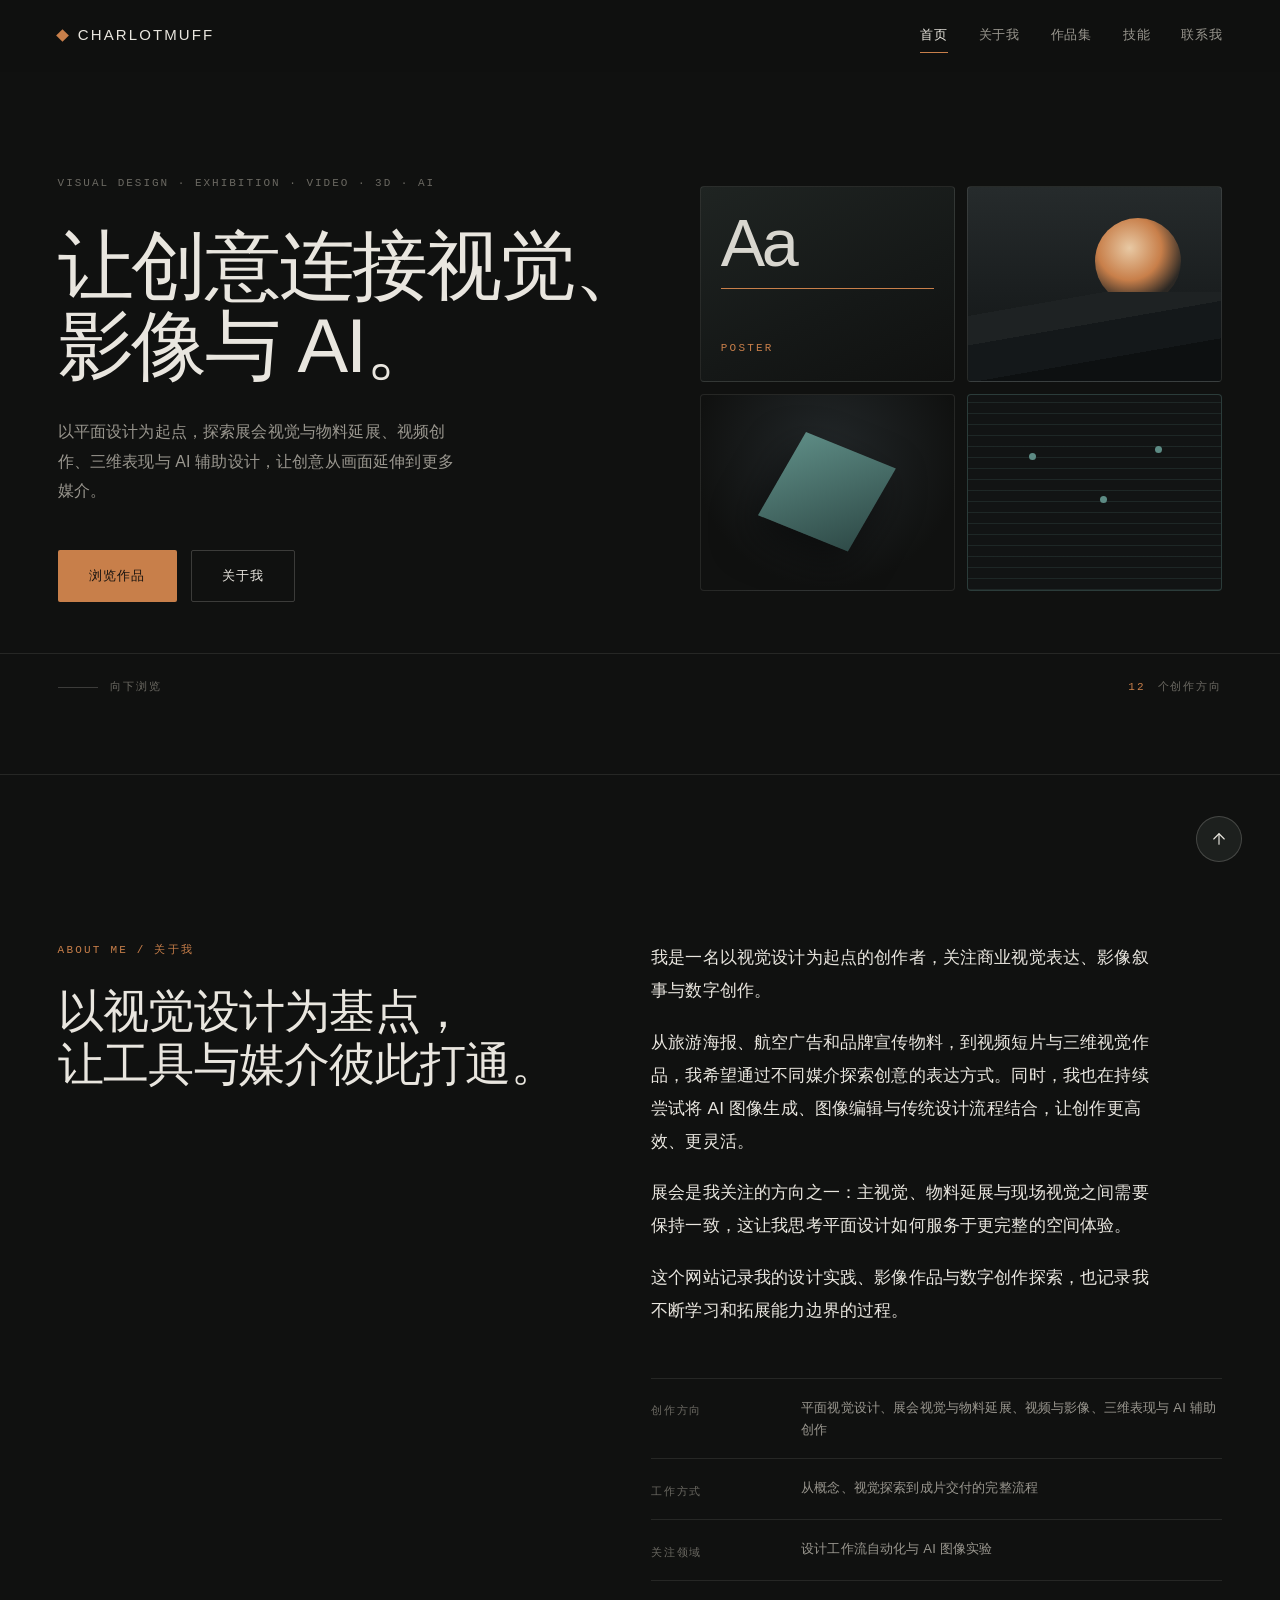
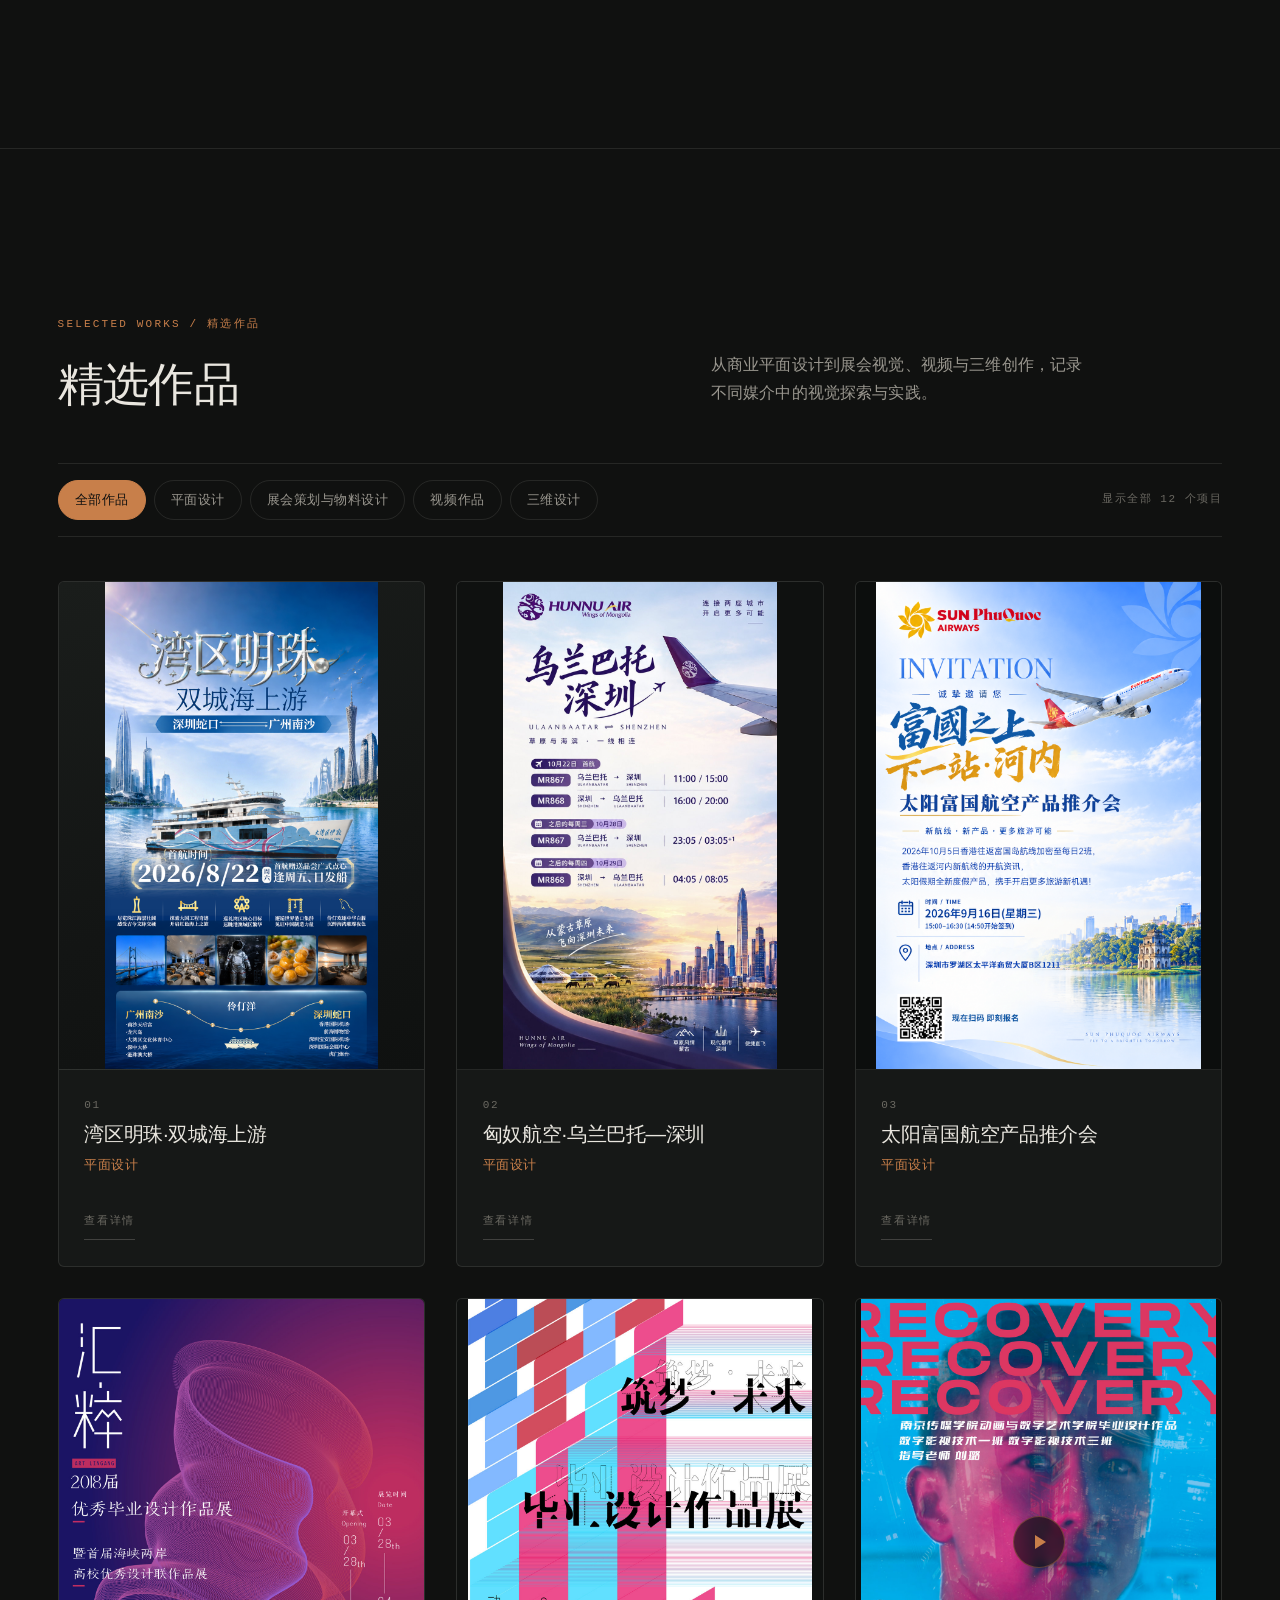
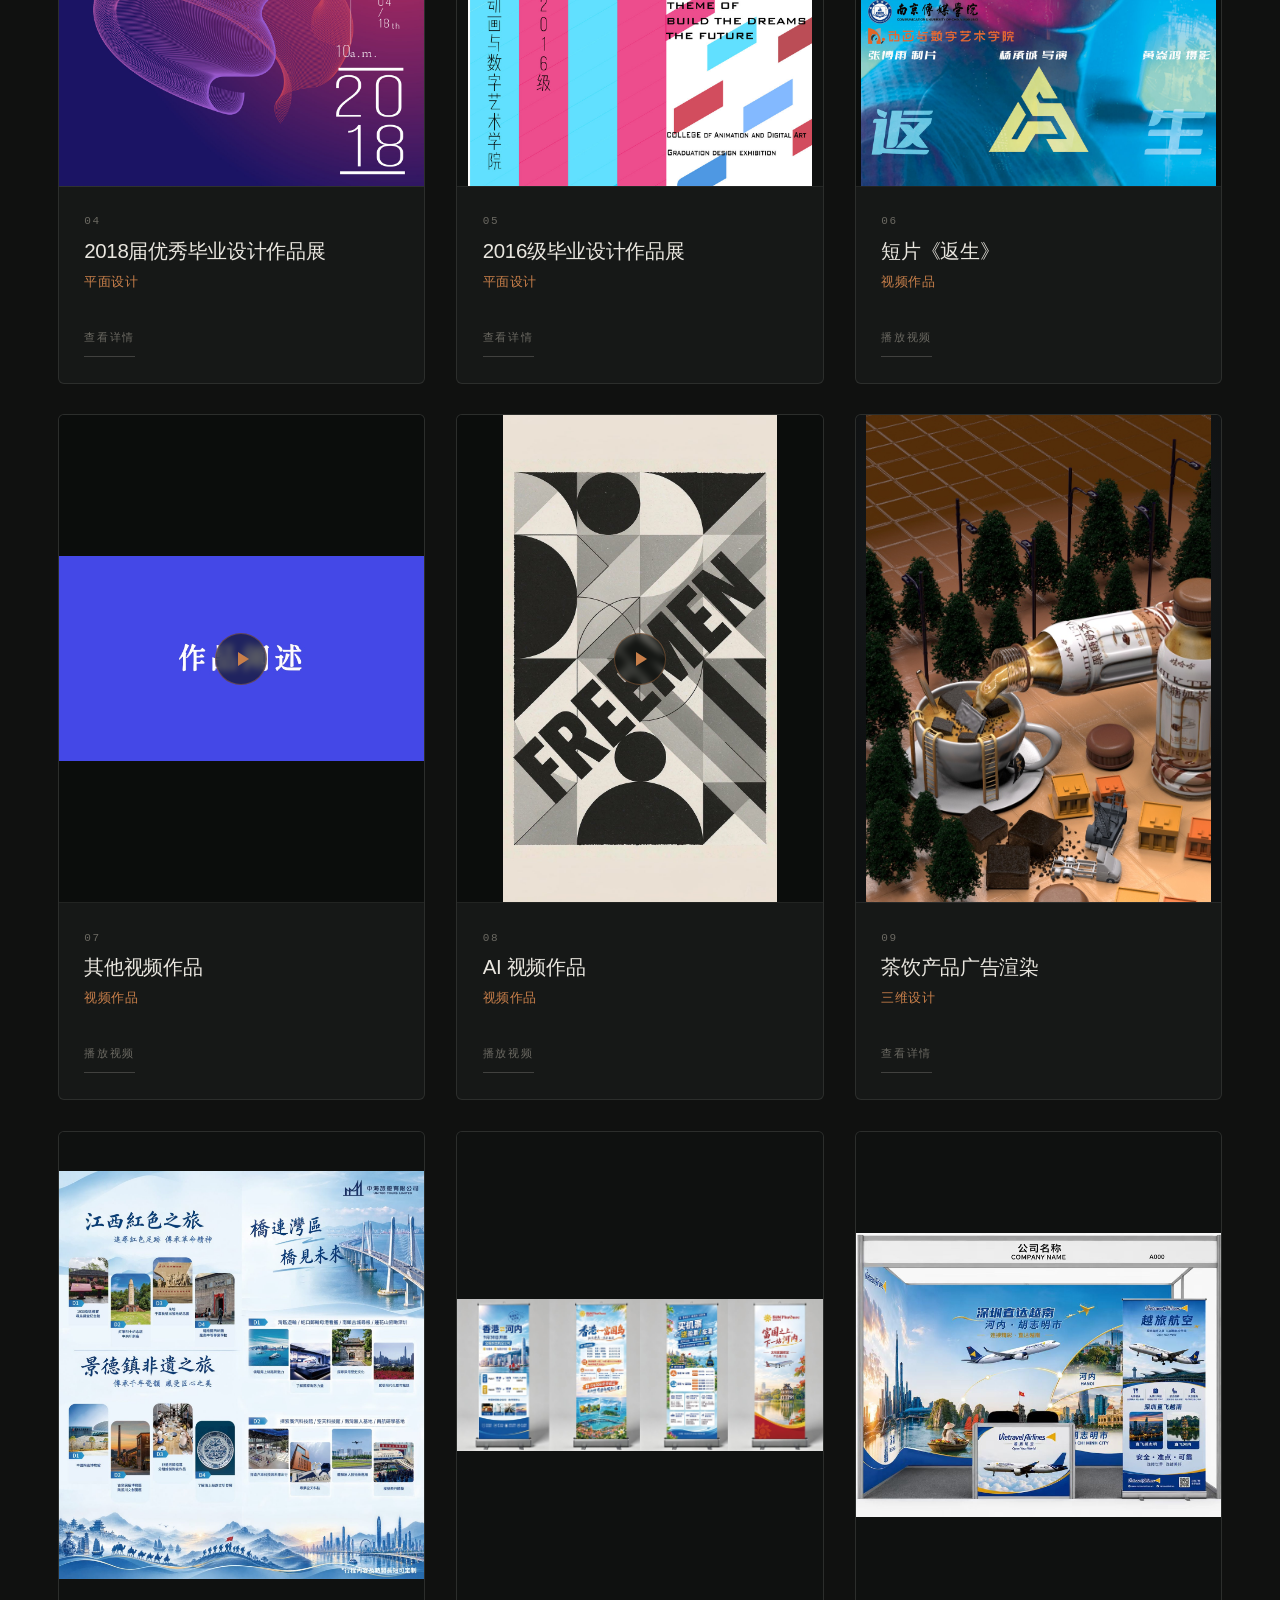
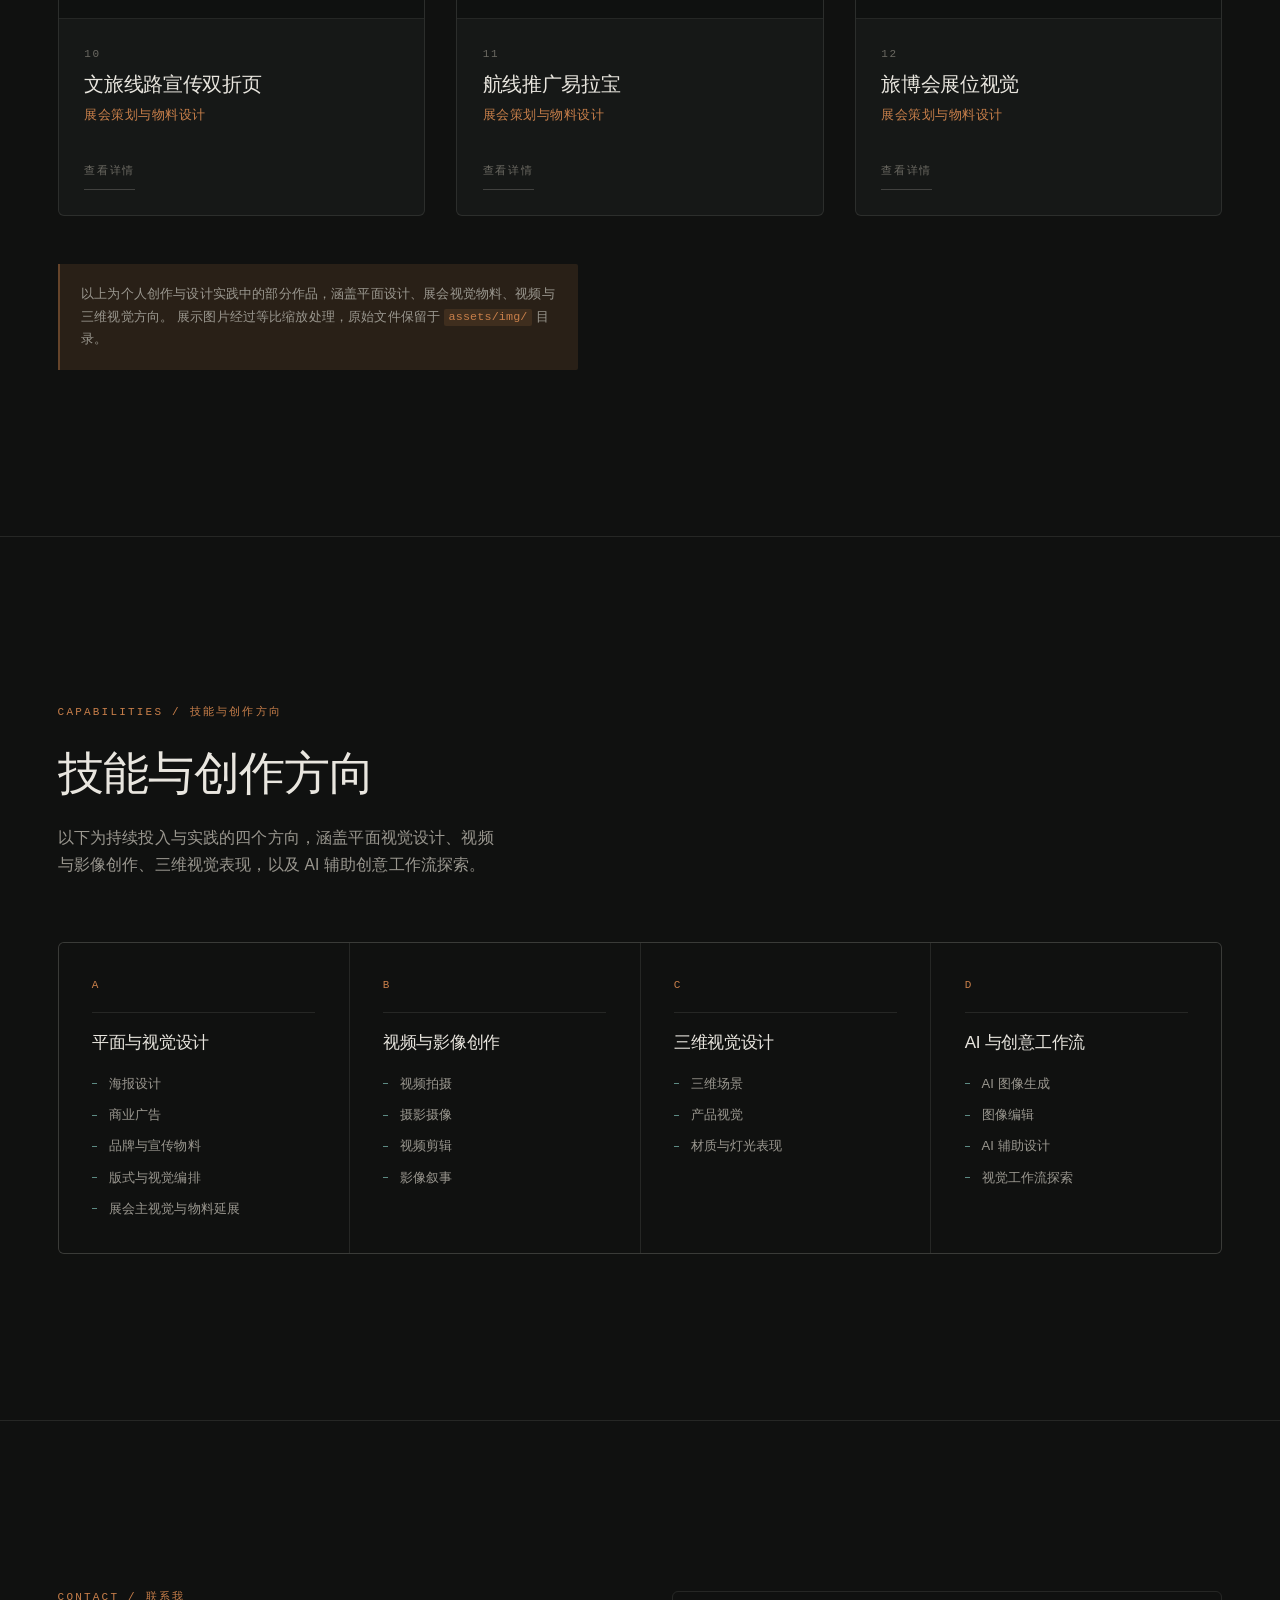
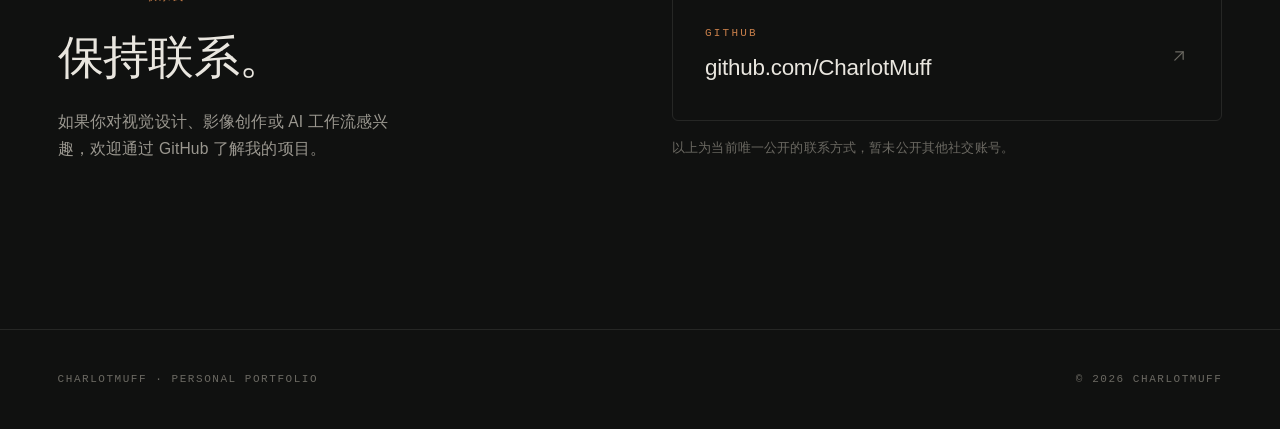
<file: index.html>
<!DOCTYPE html>
<html lang="zh-CN" class="no-js">
<head>
<meta charset="UTF-8">
<meta name="viewport" content="width=device-width, initial-scale=1">
<title>CharlotMuff｜视觉设计、视频与三维创作</title>
<meta name="description" content="CharlotMuff 的个人作品集，展示平面视觉设计、商业宣传、展会视觉与物料设计、视频创作、三维视觉与 AI 辅助创作探索。">
<meta name="author" content="CharlotMuff">
<meta name="theme-color" content="#121211">

<meta property="og:type" content="website">
<meta property="og:site_name" content="CharlotMuff">
<meta property="og:title" content="CharlotMuff｜视觉设计、视频与三维创作">
<meta property="og:description" content="CharlotMuff 的个人作品集，展示平面视觉设计、商业宣传、展会视觉与物料设计、视频创作、三维视觉与 AI 辅助创作探索。">
<meta property="og:url" content="https://charlotmuff.github.io/portfolio/">
<meta property="og:locale" content="zh_CN">
<meta name="twitter:card" content="summary_large_image">

<link rel="icon" href="assets/favicon.svg" type="image/svg+xml">
<link rel="stylesheet" href="css/style.css">
<script>document.documentElement.classList.remove('no-js');</script>
</head>
<body>

<a class="skip-link" href="#main">跳到主要内容</a>

<header class="site-header" id="top">
  <div class="shell site-header__inner">
    <a class="brand" href="#hero">
      <span class="brand__mark" aria-hidden="true"></span>
      <span class="brand__text">CharlotMuff</span>
    </a>

    <button class="nav-toggle" type="button" aria-expanded="false" aria-controls="site-nav">
      <span class="nav-toggle__box" aria-hidden="true"><span class="nav-toggle__bar"></span></span>
      <span class="nav-toggle__label">菜单</span>
    </button>

    <nav class="site-nav" id="site-nav" aria-label="主导航">
      <ul class="site-nav__list">
        <li><a class="site-nav__link" href="#hero">首页</a></li>
        <li><a class="site-nav__link" href="#about">关于我</a></li>
        <li><a class="site-nav__link" href="#works">作品集</a></li>
        <li><a class="site-nav__link" href="#skills">技能</a></li>
        <li><a class="site-nav__link" href="#contact">联系我</a></li>
      </ul>
    </nav>
  </div>
</header>

<main id="main">

  <section class="hero" id="hero">
    <div class="shell hero__inner">
      <div class="hero__text">
        <p class="hero__eyebrow">VISUAL DESIGN &middot; EXHIBITION &middot; VIDEO &middot; 3D &middot; AI</p>
        <h1 class="hero__title"><span class="hero__title-unit">让创意连接视觉、</span><span class="hero__title-unit">影像与 AI。</span></h1>
        <p class="hero__lede">以平面设计为起点，探索展会视觉与物料延展、视频创作、三维表现与 AI 辅助设计，让创意从画面延伸到更多媒介。</p>
        <div class="hero__actions">
          <a class="btn btn--primary" href="#works">浏览作品</a>
          <a class="btn btn--ghost" href="#about">关于我</a>
        </div>
      </div>

      <div class="hero__visual" aria-hidden="true">
        <div class="hero__canvas">
          <div class="hero__tile hero__tile--a">
            <span class="hero__glyph">Aa</span>
            <span class="hero__rule"></span>
            <span class="hero__tag">POSTER</span>
          </div>
          <div class="hero__tile hero__tile--b">
            <span class="hero__sun"></span>
            <span class="hero__ridge"></span>
          </div>
          <div class="hero__tile hero__tile--c">
            <span class="hero__cube"></span>
          </div>
          <div class="hero__tile hero__tile--d">
            <span class="hero__scan"></span>
            <span class="hero__node hero__node--1"></span>
            <span class="hero__node hero__node--2"></span>
            <span class="hero__node hero__node--3"></span>
          </div>
        </div>
      </div>
    </div>

    <div class="shell hero__meta">
      <p class="hero__scroll"><span class="hero__scroll-line" aria-hidden="true"></span>向下浏览</p>
      <p class="hero__counter"><span id="work-total">12</span> 个创作方向</p>
    </div>
  </section>

  <section class="section section--about" id="about">
    <div class="shell about__inner">
      <div class="about__head">
        <p class="section__eyebrow">ABOUT ME / 关于我</p>
        <h2 class="section__title">以视觉设计为基点，<br>让工具与媒介彼此打通。</h2>
      </div>
      <div class="about__body">
        <div class="about__text">
          <p>我是一名以视觉设计为起点的创作者，关注商业视觉表达、影像叙事与数字创作。</p>
          <p>从旅游海报、航空广告和品牌宣传物料，到视频短片与三维视觉作品，我希望通过不同媒介探索创意的表达方式。同时，我也在持续尝试将 AI 图像生成、图像编辑与传统设计流程结合，让创作更高效、更灵活。</p>
          <p>展会是我关注的方向之一：主视觉、物料延展与现场视觉之间需要保持一致，这让我思考平面设计如何服务于更完整的空间体验。</p>
          <p>这个网站记录我的设计实践、影像作品与数字创作探索，也记录我不断学习和拓展能力边界的过程。</p>
        </div>
        <dl class="about__facts">
          <div class="about__fact">
            <dt class="about__fact-term">创作方向</dt>
            <dd class="about__fact-desc">平面视觉设计、展会视觉与物料延展、视频与影像、三维表现与 AI 辅助创作</dd>
          </div>
          <div class="about__fact">
            <dt class="about__fact-term">工作方式</dt>
            <dd class="about__fact-desc">从概念、视觉探索到成片交付的完整流程</dd>
          </div>
          <div class="about__fact">
            <dt class="about__fact-term">关注领域</dt>
            <dd class="about__fact-desc">设计工作流自动化与 AI 图像实验</dd>
          </div>
        </dl>
      </div>
    </div>
  </section>

  <section class="section section--works" id="works">
    <div class="shell">
      <div class="works__head">
        <div>
          <p class="section__eyebrow">SELECTED WORKS / 精选作品</p>
          <h2 class="section__title section__title--works">精选作品</h2>
        </div>
        <p class="works__intro">从商业平面设计到展会视觉、视频与三维创作，记录不同媒介中的视觉探索与实践。</p>
      </div>

      <div class="filter-bar">
        <div class="filter-bar__scroll">
          <ul class="filter-list" id="work-filters" role="list">
            <li>
              <button class="filter-btn is-active" type="button" data-filter="all" aria-pressed="true">全部作品</button>
            </li>
            <li>
              <button class="filter-btn" type="button" data-filter="graphic" aria-pressed="false">平面设计</button>
            </li>
            <li>
              <button class="filter-btn" type="button" data-filter="exhibition" aria-pressed="false">展会策划与物料设计</button>
            </li>
            <li>
              <button class="filter-btn" type="button" data-filter="video" aria-pressed="false">视频作品</button>
            </li>
            <li>
              <button class="filter-btn" type="button" data-filter="3d" aria-pressed="false">三维设计</button>
            </li>
          </ul>
        </div>
        <p class="filter-bar__status" id="filter-status" role="status" aria-live="polite">显示全部 12 个项目</p>
      </div>

      <ul class="work-grid" id="work-grid" role="list">

        <li class="work-card work-card--feature" data-category="graphic" data-index="1">
          <article class="work">
            <div class="work__media work__media--poster">
              <img src="assets/img/optimized/cruise-poster.png" alt="湾区明珠双城海上游旅游海报：深圳蛇口至广州南沙航线，含首航时间与航线站点信息" loading="lazy" width="900" height="1600">
            </div>
            <div class="work__body">
              <p class="work__index">01</p>
              <h3 class="work__title">湾区明珠·双城海上游</h3>
              <p class="work__cat">平面设计</p>
            </div>
            <button class="work__open" type="button" data-open-work
              aria-label="查看详情：湾区明珠·双城海上游">查看详情</button>
          </article>
        </li>

        <li class="work-card work-card--brand" data-category="graphic" data-index="2">
          <article class="work">
            <div class="work__media work__media--brand">
              <img src="assets/img/optimized/hunnu-air.jpg" alt="匈奴航空乌兰巴托至深圳航线广告海报，含航班号与每日班次时刻表" loading="lazy" width="900" height="1600">
            </div>
            <div class="work__body">
              <p class="work__index">02</p>
              <h3 class="work__title">匈奴航空·乌兰巴托—深圳</h3>
              <p class="work__cat">平面设计</p>
            </div>
            <button class="work__open" type="button" data-open-work
              aria-label="查看详情：匈奴航空·乌兰巴托—深圳">查看详情</button>
          </article>
        </li>

        <li class="work-card work-card--scene" data-category="graphic" data-index="3">
          <article class="work">
            <div class="work__media work__media--lab">
              <img src="assets/img/optimized/sun-airways-invitation.png" alt="太阳富国航空产品推介会邀请函，含活动时间、地点与报名二维码" loading="lazy" width="1024" height="1536">
            </div>
            <div class="work__body">
              <p class="work__index">03</p>
              <h3 class="work__title">太阳富国航空产品推介会</h3>
              <p class="work__cat">平面设计</p>
            </div>
            <button class="work__open" type="button" data-open-work
              aria-label="查看详情：太阳富国航空产品推介会">查看详情</button>
          </article>
        </li>

        <li class="work-card work-card--tall" data-category="graphic" data-index="4">
          <article class="work">
            <div class="work__media work__media--poster">
              <img src="assets/img/optimized/graduation-exhibition-2018.jpg" alt="汇粹 2018 届优秀毕业设计作品展主视觉海报，含展览日期与开幕信息" loading="lazy" width="1200" height="1600">
            </div>
            <div class="work__body">
              <p class="work__index">04</p>
              <h3 class="work__title">2018届优秀毕业设计作品展</h3>
              <p class="work__cat">平面设计</p>
            </div>
            <button class="work__open" type="button" data-open-work
              aria-label="查看详情：2018届优秀毕业设计作品展">查看详情</button>
          </article>
        </li>

        <li class="work-card work-card--brand" data-category="graphic" data-index="5">
          <article class="work">
            <div class="work__media work__media--brand">
              <img src="assets/img/optimized/graduation-exhibition-2016.jpg" alt="筑梦未来 2016 级毕业设计作品展主视觉海报，动画与数字艺术学院" loading="lazy" width="1132" height="1600">
            </div>
            <div class="work__body">
              <p class="work__index">05</p>
              <h3 class="work__title">2016级毕业设计作品展</h3>
              <p class="work__cat">平面设计</p>
            </div>
            <button class="work__open" type="button" data-open-work
              aria-label="查看详情：2016级毕业设计作品展">查看详情</button>
          </article>
        </li>

        <li class="work-card work-card--wide work-card--video" data-category="video" data-index="6" data-video-id="rebirth">
          <article class="work">
            <div class="work__media work__media--video">
              <img src="assets/img/optimized/recovery-cover.jpg" alt="特效短片《返生》封面视觉，RECOVERY 主题字样与人像特效画面" loading="lazy" width="1164" height="1600">
              <span class="work__play" aria-hidden="true"></span>
            </div>
            <div class="work__body">
              <p class="work__index">06</p>
              <h3 class="work__title">短片《返生》</h3>
              <p class="work__cat">视频作品</p>
            </div>
            <button class="work__open" type="button" data-open-work
              aria-label="播放视频：短片《返生》">播放视频</button>
          </article>
        </li>

        <li class="work-card work-card--wide work-card--video" data-category="video" data-index="7" data-video-id="otherVideo">
          <article class="work">
            <div class="work__media work__media--video">
              <img src="assets/img/optimized/other-video-cover.jpg" alt="作品阐述视频封面：蓝紫色背景与白色「作品阐述」标题字样" loading="lazy" width="1280" height="720">
              <span class="work__play" aria-hidden="true"></span>
            </div>
            <div class="work__body">
              <p class="work__index">07</p>
              <h3 class="work__title">其他视频作品</h3>
              <p class="work__cat">视频作品</p>
            </div>
            <button class="work__open" type="button" data-open-work
              aria-label="播放视频：其他视频作品">播放视频</button>
          </article>
        </li>

        <li class="work-card work-card--wide work-card--video" data-category="video" data-index="8" data-video-id="aiVideo">
          <article class="work">
            <div class="work__media work__media--video">
              <img src="assets/img/optimized/ai-video-cover.jpg" alt="AI 视频作品封面：黑白几何构成海报，斜向排列的英文 FREEDOM 字样与圆形、三角形图案" loading="lazy" width="900" height="1600">
              <span class="work__play" aria-hidden="true"></span>
            </div>
            <div class="work__body">
              <p class="work__index">08</p>
              <h3 class="work__title">AI 视频作品</h3>
              <p class="work__cat">视频作品</p>
            </div>
            <button class="work__open" type="button" data-open-work
              aria-label="播放视频：AI 视频作品">播放视频</button>
          </article>
        </li>

        <li class="work-card work-card--scene" data-category="3d" data-index="9">
          <article class="work">
            <div class="work__media work__media--3d">
              <img src="assets/img/optimized/milk-tea-3d.jpg" alt="茶饮产品广告三维渲染图：MILK TEA 炭糖奶茶瓶身与迷你施工场景" loading="lazy" width="877" height="1240">
            </div>
            <div class="work__body">
              <p class="work__index">09</p>
              <h3 class="work__title">茶饮产品广告渲染</h3>
              <p class="work__cat">三维设计</p>
            </div>
            <button class="work__open" type="button" data-open-work
              aria-label="查看详情：茶饮产品广告渲染">查看详情</button>
          </article>
        </li>

        <li class="work-card work-card--brand" data-category="exhibition" data-index="10">
          <article class="work">
            <div class="work__media work__media--brand">
              <img src="assets/img/optimized/exhibition-brochure.jpg" alt="文旅线路宣传双折页：江西红色之旅、景德镇非遗之旅、桥连湾区等旅游线路图文排版" loading="lazy" width="1436" height="1600">
            </div>
            <div class="work__body">
              <p class="work__index">10</p>
              <h3 class="work__title">文旅线路宣传双折页</h3>
              <p class="work__cat">展会策划与物料设计</p>
            </div>
            <button class="work__open" type="button" data-open-work
              aria-label="查看详情：文旅线路宣传双折页">查看详情</button>
          </article>
        </li>

        <li class="work-card work-card--brand" data-category="exhibition" data-index="11">
          <article class="work">
            <div class="work__media work__media--brand">
              <img src="assets/img/optimized/exhibition-banner.jpg" alt="航空产品推广易拉宝：香港、富国岛、河内航线及机票促销活动设计" loading="lazy" width="1600" height="662">
            </div>
            <div class="work__body">
              <p class="work__index">11</p>
              <h3 class="work__title">航线推广易拉宝</h3>
              <p class="work__cat">展会策划与物料设计</p>
            </div>
            <button class="work__open" type="button" data-open-work
              aria-label="查看详情：航线推广易拉宝">查看详情</button>
          </article>
        </li>

        <li class="work-card work-card--brand" data-category="exhibition" data-index="12">
          <article class="work">
            <div class="work__media work__media--brand">
              <img src="assets/img/optimized/exhibition-booth.jpg" alt="旅博会展位视觉效果图：越旅航空深圳直达越南航线主题展台与物料展示" loading="lazy" width="1349" height="1050">
            </div>
            <div class="work__body">
              <p class="work__index">12</p>
              <h3 class="work__title">旅博会展位视觉</h3>
              <p class="work__cat">展会策划与物料设计</p>
            </div>
            <button class="work__open" type="button" data-open-work
              aria-label="查看详情：旅博会展位视觉">查看详情</button>
          </article>
        </li>

      </ul>

      <p class="works__empty" id="works-empty" hidden>
        该分类下的作品正在整理中，暂未收录，其他案例将陆续补充。
      </p>

      <p class="works__note">
        以上为个人创作与设计实践中的部分作品，涵盖平面设计、展会视觉物料、视频与三维视觉方向。
        展示图片经过等比缩放处理，原始文件保留于 <code>assets/img/</code> 目录。
      </p>
    </div>
  </section>

  <section class="section section--skills" id="skills">
    <div class="shell">
      <div class="skills__head">
        <p class="section__eyebrow">CAPABILITIES / 技能与创作方向</p>
        <h2 class="section__title">技能与创作方向</h2>
        <p class="skills__intro">以下为持续投入与实践的四个方向，涵盖平面视觉设计、视频与影像创作、三维视觉表现，以及 AI 辅助创意工作流探索。</p>
      </div>

      <div class="skills__grid">
        <article class="skill">
          <p class="skill__letter" aria-hidden="true">A</p>
          <h3 class="skill__title">平面与视觉设计</h3>
          <ul class="skill__list" role="list">
            <li>海报设计</li>
            <li>商业广告</li>
            <li>品牌与宣传物料</li>
            <li>版式与视觉编排</li>
            <li>展会主视觉与物料延展</li>
          </ul>
        </article>

        <article class="skill">
          <p class="skill__letter" aria-hidden="true">B</p>
          <h3 class="skill__title">视频与影像创作</h3>
          <ul class="skill__list" role="list">
            <li>视频拍摄</li>
            <li>摄影摄像</li>
            <li>视频剪辑</li>
            <li>影像叙事</li>
          </ul>
        </article>

        <article class="skill">
          <p class="skill__letter" aria-hidden="true">C</p>
          <h3 class="skill__title">三维视觉设计</h3>
          <ul class="skill__list" role="list">
            <li>三维场景</li>
            <li>产品视觉</li>
            <li>材质与灯光表现</li>
          </ul>
        </article>

        <article class="skill">
          <p class="skill__letter" aria-hidden="true">D</p>
          <h3 class="skill__title">AI 与创意工作流</h3>
          <ul class="skill__list" role="list">
            <li>AI 图像生成</li>
            <li>图像编辑</li>
            <li>AI 辅助设计</li>
            <li>视觉工作流探索</li>
          </ul>
        </article>
      </div>
    </div>
  </section>

  <section class="section section--contact" id="contact">
    <div class="shell contact__inner">
      <div class="contact__text">
        <p class="section__eyebrow">CONTACT / 联系我</p>
        <h2 class="section__title">保持联系。</h2>
        <p class="contact__lede">如果你对视觉设计、影像创作或 AI 工作流感兴趣，欢迎通过 GitHub 了解我的项目。</p>
      </div>
      <div class="contact__action">
        <a class="contact__link" href="https://github.com/CharlotMuff" target="_blank" rel="noopener noreferrer">
          <span class="contact__link-label">GitHub</span>
          <span class="contact__link-value">github.com/CharlotMuff</span>
          <span class="contact__link-arrow" aria-hidden="true">
            <svg viewBox="0 0 24 24" width="20" height="20" fill="none" stroke="currentColor" stroke-width="1.5" stroke-linecap="round" stroke-linejoin="round" aria-hidden="true">
              <path d="M7 17 17 7"></path>
              <path d="M8 7h9v9"></path>
            </svg>
          </span>
        </a>
        <p class="contact__hint">以上为当前唯一公开的联系方式，暂未公开其他社交账号。</p>
      </div>
    </div>
  </section>

</main>

<footer class="site-footer">
  <div class="shell site-footer__inner">
    <p class="site-footer__brand">CharlotMuff &middot; Personal Portfolio</p>
    <p class="site-footer__copy">&copy; <span id="year">2026</span> CharlotMuff</p>
  </div>
</footer>

<button class="to-top" id="to-top" type="button" aria-label="返回页面顶部" hidden>
  <svg viewBox="0 0 24 24" width="18" height="18" fill="none" stroke="currentColor" stroke-width="1.5" stroke-linecap="round" stroke-linejoin="round" aria-hidden="true">
    <path d="M12 19V5"></path>
    <path d="m5 12 7-7 7 7"></path>
  </svg>
</button>

<div class="modal" id="work-modal" role="dialog" aria-modal="true" aria-labelledby="modal-title" aria-describedby="modal-desc" hidden>
  <div class="modal__backdrop" data-close-modal></div>
  <div class="modal__panel" role="document">
    <div class="modal__head">
      <p class="modal__index"><span id="modal-index">01</span> / 12</p>
      <button class="modal__close" type="button" data-close-modal aria-label="关闭项目详情">
        <svg viewBox="0 0 24 24" width="20" height="20" fill="none" stroke="currentColor" stroke-width="1.5" stroke-linecap="round" aria-hidden="true">
          <path d="M18 6 6 18"></path>
          <path d="m6 6 12 12"></path>
        </svg>
      </button>
    </div>
    <div class="modal__body">
      <p class="modal__cat" id="modal-cat">平面设计</p>
      <h2 class="modal__title" id="modal-title">湾区明珠·双城海上游</h2>
      <p class="modal__desc" id="modal-desc"></p>
      <div class="modal__visual" id="modal-visual" aria-hidden="true"></div>
      <p class="modal__note" id="modal-note">
        作品完整画面如上。如需了解更多该作品，请通过 GitHub 联系我。
      </p>
    </div>
  </div>
</div>

<script src="js/main.js"></script>
</body>
</html>
</file>
<file: css/style.css>
/* ==========================================================================
   CharlotMuff — 个人作品集
   目录结构
   01. 设计令牌 (Design Tokens)
   02. 基础重置 (Reset)
   03. 通用组件 (Layout / Buttons / Utilities)
   04. 导航栏 (Header & Navigation)
   05. 首屏 (Hero)
   06. 关于我 (About)
   07. 作品集 (Works)
   08. 技能 (Capabilities)
   09. 联系 (Contact)
   10. 页脚 (Footer)
   11. 弹窗 (Modal)
   12. 响应式 (Responsive)
   13. 无障碍与动效偏好 (Accessibility / Reduced Motion)
   ========================================================================== */


/* ==========================================================================
   01. 设计令牌
   ========================================================================== */

:root {
  /* 颜色 —— 深色背景体系 */
  --c-bg: #101110;
  --c-bg-elevated: #161817;
  --c-bg-raised: #1d201e;
  --c-bg-inverse: #e9e6df;

  --c-text: #e9e6df;
  --c-text-muted: #9a978f;
  --c-text-faint: #6b6962;
  --c-text-inverse: #101110;

  /* 强调色 —— 低饱和橙 & 青 */
  --c-accent: #c87f4a;
  --c-accent-soft: rgba(200, 127, 74, 0.14);
  --c-accent-line: rgba(200, 127, 74, 0.38);
  --c-teal: #5d8b84;
  --c-teal-soft: rgba(93, 139, 132, 0.14);
  --c-teal-line: rgba(93, 139, 132, 0.34);

  /* 线条 */
  --c-line: rgba(233, 230, 223, 0.1);
  --c-line-strong: rgba(233, 230, 223, 0.2);

  /* 字体 */
  --font-sans: "Helvetica Neue", Helvetica, "PingFang SC", "Hiragino Sans GB",
    "Microsoft YaHei", "Source Han Sans SC", "Noto Sans CJK SC", system-ui,
    -apple-system, sans-serif;
  --font-mono: ui-monospace, SFMono-Regular, "SF Mono", Menlo, Consolas,
    "Liberation Mono", monospace;

  --fs-hero: clamp(2.5rem, 6.2vw, 4.75rem);
  --fs-title: clamp(1.9rem, 3.6vw, 3rem);
  --fs-h3: clamp(1.15rem, 1.6vw, 1.375rem);
  --fs-body: clamp(0.975rem, 1.05vw, 1.0625rem);
  --fs-small: 0.8125rem;
  --fs-micro: 0.6875rem;

  /* 间距 */
  --sp-xs: 0.5rem;
  --sp-sm: 0.875rem;
  --sp-md: 1.5rem;
  --sp-lg: 2.5rem;
  --sp-xl: 4rem;
  --sp-2xl: clamp(4rem, 9vw, 8rem);
  --sp-3xl: clamp(6rem, 13vw, 11rem);

  /* 布局 */
  --shell-max: 1320px;
  --shell-pad: clamp(1.25rem, 4.5vw, 4.5rem);
  --header-h: 4.5rem;

  /* 圆角 —— 克制使用 */
  --r-sm: 2px;
  --r-md: 4px;
  --r-lg: 6px;

  /* 动效 */
  --ease: cubic-bezier(0.22, 0.61, 0.36, 1);
  --dur: 0.42s;
  --dur-fast: 0.2s;
}


/* ==========================================================================
   02. 基础重置
   ========================================================================== */

*,
*::before,
*::after {
  box-sizing: border-box;
}

html {
  -webkit-text-size-adjust: 100%;
  scroll-behavior: smooth;
  scroll-padding-top: calc(var(--header-h) + 1.5rem);
}

body {
  margin: 0;
  background-color: var(--c-bg);
  color: var(--c-text);
  font-family: var(--font-sans);
  font-size: var(--fs-body);
  line-height: 1.75;
  letter-spacing: 0.01em;
  -webkit-font-smoothing: antialiased;
  -moz-osx-font-smoothing: grayscale;
  overflow-x: hidden;
}

body.is-locked {
  overflow: hidden;
}

h1,
h2,
h3,
h4 {
  margin: 0;
  font-weight: 500;
  line-height: 1.15;
  letter-spacing: -0.015em;
}

p {
  margin: 0;
}

ul,
ol,
dl,
dd {
  margin: 0;
  padding: 0;
}

li {
  list-style: none;
}

img,
svg {
  display: block;
  max-width: 100%;
}

button {
  font: inherit;
  color: inherit;
  background: none;
  border: 0;
  margin: 0;
  padding: 0;
  cursor: pointer;
}

a {
  color: inherit;
  text-decoration: none;
}

code {
  font-family: var(--font-mono);
  font-size: 0.9em;
  background: var(--c-accent-soft);
  color: var(--c-accent);
  padding: 0.1em 0.4em;
  border-radius: var(--r-sm);
}

strong {
  font-weight: 500;
  color: var(--c-text);
}

/* 键盘焦点样式 —— 全站统一 */
:focus-visible {
  outline: 2px solid var(--c-accent);
  outline-offset: 3px;
  border-radius: var(--r-sm);
}

:focus:not(:focus-visible) {
  outline: none;
}

::selection {
  background: var(--c-accent);
  color: var(--c-text-inverse);
}

/* 跳转到主内容 */
.skip-link {
  position: absolute;
  top: -100%;
  left: var(--sp-md);
  z-index: 200;
  padding: 0.75rem 1.25rem;
  background: var(--c-accent);
  color: var(--c-text-inverse);
  font-size: var(--fs-small);
  border-radius: var(--r-sm);
  transition: top var(--dur-fast) var(--ease);
}

.skip-link:focus {
  top: 1rem;
}


/* ==========================================================================
   03. 通用组件
   ========================================================================== */

.shell {
  width: 100%;
  max-width: var(--shell-max);
  margin-inline: auto;
  padding-inline: var(--shell-pad);
}

.section {
  padding-block: var(--sp-3xl);
  border-top: 1px solid var(--c-line);
}

.section__eyebrow {
  font-family: var(--font-mono);
  font-size: var(--fs-micro);
  letter-spacing: 0.2em;
  text-transform: uppercase;
  color: var(--c-accent);
  margin-bottom: var(--sp-md);
}

.section__title {
  font-size: var(--fs-title);
  max-width: 22ch;
}

.section__title--works {
  max-width: none;
}

/* 按钮 */
.btn {
  display: inline-flex;
  align-items: center;
  justify-content: center;
  gap: 0.6rem;
  min-height: 3rem;
  padding: 0.85rem 1.9rem;
  font-size: var(--fs-small);
  letter-spacing: 0.08em;
  text-transform: uppercase;
  border: 1px solid transparent;
  border-radius: var(--r-sm);
  transition: background-color var(--dur-fast) var(--ease),
    color var(--dur-fast) var(--ease),
    border-color var(--dur-fast) var(--ease),
    transform var(--dur-fast) var(--ease);
}

.btn--primary {
  background: var(--c-accent);
  color: #17130f;
}

.btn--primary:hover {
  background: #d98f57;
  transform: translateY(-2px);
}

.btn--ghost {
  border-color: var(--c-line-strong);
  color: var(--c-text);
}

.btn--ghost:hover {
  border-color: var(--c-accent-line);
  color: var(--c-accent);
  transform: translateY(-2px);
}

.btn:active {
  transform: translateY(0);
}


/* ==========================================================================
   04. 导航栏
   ========================================================================== */

.site-header {
  position: fixed;
  inset: 0 0 auto 0;
  z-index: 100;
  height: var(--header-h);
  display: flex;
  align-items: center;
  background: rgba(16, 17, 16, 0.72);
  backdrop-filter: blur(14px);
  -webkit-backdrop-filter: blur(14px);
  border-bottom: 1px solid transparent;
  transition: border-color var(--dur) var(--ease),
    background-color var(--dur) var(--ease);
}

.site-header.is-scrolled {
  border-bottom-color: var(--c-line);
  background: rgba(16, 17, 16, 0.92);
}

.site-header__inner {
  display: flex;
  align-items: center;
  justify-content: space-between;
  gap: var(--sp-md);
}

.brand {
  display: inline-flex;
  align-items: center;
  gap: 0.7rem;
  font-size: 0.9375rem;
  letter-spacing: 0.14em;
  text-transform: uppercase;
  color: var(--c-text);
  transition: color var(--dur-fast) var(--ease);
}

.brand:hover {
  color: var(--c-accent);
}

.brand__mark {
  width: 9px;
  height: 9px;
  background: var(--c-accent);
  flex: none;
  transform: rotate(45deg);
  transition: transform var(--dur) var(--ease);
}

.brand:hover .brand__mark {
  transform: rotate(225deg);
}

/* 导航链接 */
.site-nav__list {
  display: flex;
  align-items: center;
  gap: clamp(1rem, 2.4vw, 2.4rem);
}

.site-nav__link {
  position: relative;
  display: block;
  padding-block: 0.4rem;
  font-size: var(--fs-small);
  letter-spacing: 0.06em;
  color: var(--c-text-muted);
  transition: color var(--dur-fast) var(--ease);
}

.site-nav__link::after {
  content: "";
  position: absolute;
  left: 0;
  bottom: 0;
  width: 100%;
  height: 1px;
  background: var(--c-accent);
  transform: scaleX(0);
  transform-origin: left;
  transition: transform var(--dur) var(--ease);
}

.site-nav__link:hover,
.site-nav__link.is-active {
  color: var(--c-text);
}

.site-nav__link:hover::after,
.site-nav__link.is-active::after {
  transform: scaleX(1);
}

/* 汉堡按钮 */
.nav-toggle {
  display: none;
  align-items: center;
  gap: 0.6rem;
  min-height: 2.75rem;
  padding-inline: 0.35rem;
  font-size: var(--fs-small);
  letter-spacing: 0.08em;
  color: var(--c-text);
}

.nav-toggle__box {
  position: relative;
  width: 22px;
  height: 14px;
  flex: none;
}

.nav-toggle__bar,
.nav-toggle__bar::before,
.nav-toggle__bar::after {
  position: absolute;
  left: 0;
  width: 100%;
  height: 1.5px;
  background: currentColor;
  transition: transform var(--dur-fast) var(--ease),
    opacity var(--dur-fast) var(--ease);
}

.nav-toggle__bar {
  top: 50%;
  margin-top: -0.75px;
}

.nav-toggle__bar::before,
.nav-toggle__bar::after {
  content: "";
  left: 0;
}

.nav-toggle__bar::before {
  top: -6px;
}

.nav-toggle__bar::after {
  top: 6px;
}

.nav-toggle[aria-expanded="true"] .nav-toggle__bar {
  transform: rotate(45deg);
}

.nav-toggle[aria-expanded="true"] .nav-toggle__bar::before {
  transform: translateY(6px) rotate(-90deg);
}

.nav-toggle[aria-expanded="true"] .nav-toggle__bar::after {
  opacity: 0;
}


/* ==========================================================================
   05. 首屏
   ========================================================================== */

.hero {
  position: relative;
  padding-top: calc(var(--header-h) + clamp(3rem, 8vw, 7rem));
  padding-bottom: clamp(2.5rem, 6vw, 5rem);
  overflow: hidden;
}

.hero__inner {
  display: grid;
  grid-template-columns: minmax(0, 1.05fr) minmax(0, 0.95fr);
  gap: clamp(2.5rem, 5vw, 5rem);
  align-items: center;
}

.hero__eyebrow {
  font-family: var(--font-mono);
  font-size: var(--fs-micro);
  letter-spacing: 0.18em;
  text-transform: uppercase;
  color: var(--c-text-faint);
  margin-bottom: clamp(1.25rem, 2.5vw, 2rem);
}

.hero__title {
  font-size: var(--fs-hero);
  line-height: 1.06;
  letter-spacing: -0.03em;
  margin-bottom: clamp(1.25rem, 2.5vw, 1.9rem);
  text-wrap: balance;
}

/* 中文标题按语义断行，避免在词内换行 */
.hero__title-unit {
  display: inline-block;
  white-space: nowrap;
}

.hero__lede {
  max-width: 46ch;
  color: var(--c-text-muted);
  font-size: clamp(1rem, 1.15vw, 1.125rem);
  line-height: 1.85;
  margin-bottom: clamp(1.75rem, 3.5vw, 2.75rem);
}

.hero__actions {
  display: flex;
  flex-wrap: wrap;
  gap: var(--sp-sm);
}

/* 首屏视觉 —— 抽象作品墙 */
.hero__visual {
  min-width: 0;
}

.hero__canvas {
  position: relative;
  display: grid;
  grid-template-columns: repeat(2, minmax(0, 1fr));
  grid-template-rows: repeat(2, minmax(0, 1fr));
  gap: 0.75rem;
  aspect-ratio: 4 / 3.1;
}

.hero__tile {
  position: relative;
  overflow: hidden;
  border: 1px solid var(--c-line);
  border-radius: var(--r-md);
  background: var(--c-bg-elevated);
}

/* 海报格 */
.hero__tile--a {
  background: linear-gradient(155deg, #1f2422 0%, #151817 60%, #101110 100%);
}

.hero__glyph {
  position: absolute;
  top: 12%;
  left: 8%;
  font-size: clamp(2.6rem, 5.2vw, 4.2rem);
  font-weight: 500;
  line-height: 1;
  letter-spacing: -0.05em;
  color: var(--c-text);
  opacity: 0.92;
}

.hero__rule {
  position: absolute;
  left: 8%;
  right: 8%;
  top: 52%;
  height: 1px;
  background: var(--c-accent);
}

.hero__tag {
  position: absolute;
  left: 8%;
  bottom: 12%;
  font-family: var(--font-mono);
  font-size: var(--fs-micro);
  letter-spacing: 0.2em;
  color: var(--c-accent);
}

/* 摄影格 */
.hero__tile--b {
  background: linear-gradient(180deg, #262b2c 0%, #1a1e1f 55%, #121514 100%);
}

.hero__sun {
  position: absolute;
  right: 16%;
  top: 16%;
  width: 34%;
  aspect-ratio: 1;
  border-radius: 50%;
  background: radial-gradient(
    circle at 40% 35%,
    #e8c9a4 0%,
    var(--c-accent) 42%,
    rgba(200, 127, 74, 0.1) 72%
  );
}

.hero__ridge {
  position: absolute;
  left: 0;
  right: 0;
  bottom: 0;
  height: 46%;
  background: linear-gradient(
    170deg,
    transparent 0 18%,
    #1e2223 18% 40%,
    #14181a 40% 68%,
    #0d1011 68% 100%
  );
}

/* 三维格 */
.hero__tile--c {
  background: radial-gradient(circle at 50% 30%, #23282a 0%, #101110 72%);
}

.hero__cube {
  position: absolute;
  left: 50%;
  top: 50%;
  width: 38%;
  aspect-ratio: 1;
  transform: translate(-50%, -50%) rotate(30deg) skewY(-8deg);
  background: linear-gradient(135deg, #5d8b84 0%, #2f4b48 100%);
  box-shadow: 0 18px 40px rgba(0, 0, 0, 0.5);
}

/* AI 实验格 */
.hero__tile--d {
  background: #121414;
  border-color: var(--c-teal-line);
}

.hero__scan {
  position: absolute;
  inset: 0;
  background: repeating-linear-gradient(
    0deg,
    rgba(93, 139, 132, 0.16) 0 1px,
    transparent 1px 11px
  );
}

.hero__node {
  position: absolute;
  width: 7px;
  height: 7px;
  border-radius: 50%;
  background: var(--c-teal);
}

.hero__node--1 {
  left: 24%;
  top: 30%;
}

.hero__node--2 {
  left: 52%;
  top: 52%;
}

.hero__node--3 {
  left: 74%;
  top: 26%;
}

.hero__meta {
  display: flex;
  align-items: center;
  justify-content: space-between;
  gap: var(--sp-md);
  margin-top: clamp(2rem, 4vw, 3.5rem);
  padding-top: var(--sp-md);
  border-top: 1px solid var(--c-line);
}

.hero__scroll,
.hero__counter {
  font-family: var(--font-mono);
  font-size: var(--fs-micro);
  letter-spacing: 0.18em;
  text-transform: uppercase;
  color: var(--c-text-faint);
  display: flex;
  align-items: center;
  gap: 0.75rem;
}

.hero__scroll-line {
  display: block;
  width: 2.5rem;
  height: 1px;
  background: var(--c-line-strong);
  position: relative;
  overflow: hidden;
}

.hero__scroll-line::after {
  content: "";
  position: absolute;
  inset: 0;
  background: var(--c-accent);
  transform: translateX(-100%);
  animation: scrollHint 2.6s var(--ease) infinite;
}

@keyframes scrollHint {
  0% {
    transform: translateX(-100%);
  }
  60%,
  100% {
    transform: translateX(100%);
  }
}

.hero__counter span {
  color: var(--c-accent);
}


/* ==========================================================================
   06. 关于我
   ========================================================================== */

.about__inner {
  display: grid;
  grid-template-columns: minmax(0, 0.95fr) minmax(0, 1.05fr);
  gap: clamp(2.5rem, 6vw, 6rem);
  align-items: start;
}

.about__text {
  font-size: clamp(1.0625rem, 1.35vw, 1.25rem);
  line-height: 1.9;
  color: var(--c-text);
  max-width: 52ch;
}

/* 关于我段落之间的间距 */
.about__text p + p {
  margin-top: 1.1em;
}

.about__facts {
  margin-top: clamp(2rem, 4vw, 3.25rem);
  display: grid;
  gap: 0;
  border-top: 1px solid var(--c-line);
}

.about__fact {
  display: grid;
  grid-template-columns: 8.5rem minmax(0, 1fr);
  gap: var(--sp-sm);
  padding-block: 1.1rem;
  border-bottom: 1px solid var(--c-line);
}

.about__fact-term {
  font-family: var(--font-mono);
  font-size: var(--fs-micro);
  letter-spacing: 0.16em;
  text-transform: uppercase;
  color: var(--c-text-faint);
  padding-top: 0.35rem;
}

.about__fact-desc {
  color: var(--c-text-muted);
  font-size: var(--fs-small);
  line-height: 1.7;
}


/* ==========================================================================
   07. 作品集
   ========================================================================== */

.works__head {
  display: grid;
  grid-template-columns: minmax(0, 1fr) minmax(0, 0.85fr);
  gap: clamp(1.5rem, 4vw, 4rem);
  align-items: end;
  margin-bottom: clamp(2rem, 4vw, 3.5rem);
}

.works__intro {
  color: var(--c-text-muted);
  max-width: 44ch;
  padding-bottom: 0.35rem;
}

/* 筛选栏 */
.filter-bar {
  display: flex;
  align-items: center;
  justify-content: space-between;
  gap: var(--sp-md);
  padding-block: 1rem;
  margin-bottom: clamp(1.75rem, 3.5vw, 2.75rem);
  border-top: 1px solid var(--c-line);
  border-bottom: 1px solid var(--c-line);
}

.filter-bar__scroll {
  overflow-x: auto;
  scrollbar-width: none;
  -webkit-overflow-scrolling: touch;
  /* 右侧渐隐，提示可横向滚动 */
  mask-image: linear-gradient(to right, #000 calc(100% - 2.5rem), transparent 100%);
  -webkit-mask-image: linear-gradient(to right, #000 calc(100% - 2.5rem), transparent 100%);
}

/* 桌面端无需滚动，取消渐隐 */
@media (min-width: 721px) {
  .filter-bar__scroll {
    mask-image: none;
    -webkit-mask-image: none;
  }
}

.filter-bar__scroll::-webkit-scrollbar {
  display: none;
}

.filter-list {
  display: flex;
  gap: 0.5rem;
  flex-wrap: wrap;
}

.filter-btn {
  display: inline-block;
  white-space: nowrap;
  padding: 0.5rem 1rem;
  font-size: var(--fs-small);
  letter-spacing: 0.04em;
  color: var(--c-text-muted);
  border: 1px solid var(--c-line);
  border-radius: 100px;
  transition: color var(--dur-fast) var(--ease),
    border-color var(--dur-fast) var(--ease),
    background-color var(--dur-fast) var(--ease);
}

.filter-btn:hover {
  color: var(--c-text);
  border-color: var(--c-line-strong);
}

.filter-btn.is-active {
  color: var(--c-text-inverse);
  background: var(--c-accent);
  border-color: var(--c-accent);
}

.filter-bar__status {
  flex: none;
  font-family: var(--font-mono);
  font-size: var(--fs-micro);
  letter-spacing: 0.14em;
  text-transform: uppercase;
  color: var(--c-text-faint);
}

.work-card.is-hidden {
  display: none;
}

.work {
  position: relative;
  height: 100%;
  display: flex;
  flex-direction: column;
  background: var(--c-bg-elevated);
  border: 1px solid var(--c-line);
  border-radius: var(--r-lg);
  overflow: hidden;
  transition: border-color var(--dur) var(--ease),
    transform var(--dur) var(--ease);
}

.work:hover {
  border-color: var(--c-line-strong);
  transform: translateY(-4px);
}

/* 作品网格：桌面三列，卡片等宽等高 */
.work-grid {
  display: grid;
  grid-template-columns: repeat(3, minmax(0, 1fr));
  gap: clamp(1.25rem, 2.4vw, 2.25rem);
}

/* 媒体区通用 —— 竖版作品，容器采用 3:4 比例，图片完整显示 */
.work__media {
  position: relative;
  aspect-ratio: 3 / 4;
  width: 100%;
  flex: none;
  overflow: hidden;
  background: #0d0f0e;
  border-bottom: 1px solid var(--c-line);
}

/* 作品图片：完整显示，不裁切、不变形 */
.work__media img {
  display: block;
  width: 100%;
  height: 100%;
  object-fit: contain;
  object-position: center;
}

/* --- 作品媒体区背景（衬于图片留白处，保持深色设计语言） --- */
.work__media--poster {
  background: linear-gradient(160deg, #1a1d1b 0%, #131514 60%, #0f1110 100%);
}

.work__media--brand {
  background: #0f1110;
}

.work__media--lab {
  background: #0c0e0d;
}

.work__media--video {
  background: #0b0d0c;
}

.work__media--3d {
  background: radial-gradient(circle at 50% 30%, #1c2022 0%, #0e1011 70%);
}

/* --- 视频封面播放标识 --- */
/* 纯 CSS 绘制，不引入图片资源；仅作视觉提示，语义由按钮承担 */
.work__play {
  position: absolute;
  left: 50%;
  top: 50%;
  width: 3.25rem;
  height: 3.25rem;
  margin: -1.625rem 0 0 -1.625rem;
  display: grid;
  place-items: center;
  border: 1px solid var(--c-accent-line);
  border-radius: 50%;
  background: rgba(11, 13, 12, 0.62);
  backdrop-filter: blur(3px);
  -webkit-backdrop-filter: blur(3px);
  pointer-events: none;
  transition: transform var(--dur-fast) var(--ease),
    border-color var(--dur-fast) var(--ease),
    background-color var(--dur-fast) var(--ease);
}

.work__play::before {
  content: "";
  width: 0;
  height: 0;
  margin-left: 0.2rem;
  border-left: 0.72rem solid var(--c-accent);
  border-top: 0.44rem solid transparent;
  border-bottom: 0.44rem solid transparent;
}

.work:hover .work__play,
.work:focus-within .work__play {
  transform: scale(1.08);
  border-color: var(--c-accent);
  background: rgba(200, 127, 74, 0.22);
}

/* 作品文字区 */
.work__body {
  flex: 1;
  padding: clamp(1.15rem, 2vw, 1.75rem);
  display: flex;
  flex-direction: column;
  gap: 0.4rem;
}

.work__index {
  font-family: var(--font-mono);
  font-size: var(--fs-micro);
  letter-spacing: 0.16em;
  color: var(--c-text-faint);
}

.work__title {
  font-size: var(--fs-h3);
  line-height: 1.3;
}

.work__cat {
  font-size: var(--fs-small);
  color: var(--c-accent);
  letter-spacing: 0.04em;
}

.work__desc {
  margin-top: 0.35rem;
  color: var(--c-text-muted);
  font-size: var(--fs-small);
  line-height: 1.7;
}

/* 查看详情按钮 */
.work__open {
  align-self: flex-start;
  margin: 0 clamp(1.15rem, 2vw, 1.75rem) clamp(1.15rem, 2vw, 1.75rem);
  padding: 0.55rem 0;
  font-size: var(--fs-micro);
  letter-spacing: 0.16em;
  text-transform: uppercase;
  color: var(--c-text-faint);
  border-bottom: 1px solid var(--c-line-strong);
  transition: color var(--dur-fast) var(--ease),
    border-color var(--dur-fast) var(--ease);
}

.work__open:hover {
  color: var(--c-accent);
  border-bottom-color: var(--c-accent);
}

.works__note {
  margin-top: clamp(2rem, 4vw, 3rem);
  padding: 1.15rem 1.35rem;
  font-size: var(--fs-small);
  line-height: 1.75;
  color: var(--c-text-muted);
  background: var(--c-accent-soft);
  border-left: 2px solid var(--c-accent-line);
  border-radius: 0 var(--r-sm) var(--r-sm) 0;
  max-width: 72ch;
}

/* 分类暂无作品时的空状态提示 —— 通栏，避免被误认为作品卡片 */
.works__empty {
  margin-top: clamp(2rem, 4vw, 3rem);
  padding: clamp(2.25rem, 5vw, 3.5rem) clamp(1.25rem, 4vw, 3rem);
  text-align: center;
  font-size: var(--fs-small);
  line-height: 1.85;
  color: var(--c-text-muted);
  background: var(--c-bg-elevated);
  border: 1px solid var(--c-line);
  border-radius: var(--r-lg);
}

.works__empty[hidden] {
  display: none;
}


/* ==========================================================================
   08. 技能
   ========================================================================== */

.skills__head {
  margin-bottom: clamp(2.5rem, 5vw, 4.5rem);
}

.skills__intro {
  margin-top: var(--sp-md);
  color: var(--c-text-muted);
  max-width: 52ch;
}

.skills__grid {
  display: grid;
  grid-template-columns: repeat(4, minmax(0, 1fr));
  gap: 1px;
  background: var(--c-line);
  border: 1px solid var(--c-line);
  border-radius: var(--r-lg);
  overflow: hidden;
}

.skill {
  background: var(--c-bg);
  padding: clamp(1.5rem, 2.6vw, 2.25rem);
  transition: background-color var(--dur) var(--ease);
}

.skill:hover {
  background: var(--c-bg-elevated);
}

.skill__letter {
  font-family: var(--font-mono);
  font-size: var(--fs-micro);
  letter-spacing: 0.2em;
  color: var(--c-accent);
  padding-bottom: 1rem;
  margin-bottom: 1.15rem;
  border-bottom: 1px solid var(--c-line);
}

.skill__title {
  font-size: 1.0625rem;
  line-height: 1.45;
  margin-bottom: 1.15rem;
}

.skill__list {
  display: grid;
  gap: 0.65rem;
}

.skill__list li {
  position: relative;
  padding-left: 1.05rem;
  font-size: var(--fs-small);
  line-height: 1.6;
  color: var(--c-text-muted);
}

.skill__list li::before {
  content: "";
  position: absolute;
  left: 0;
  top: 0.72em;
  width: 5px;
  height: 1px;
  background: var(--c-teal);
}


/* ==========================================================================
   09. 联系
   ========================================================================== */

.contact__inner {
  display: grid;
  grid-template-columns: minmax(0, 1fr) minmax(0, 1fr);
  gap: clamp(2.5rem, 5vw, 5rem);
  align-items: center;
}

.contact__lede {
  margin-top: var(--sp-md);
  color: var(--c-text-muted);
  max-width: 40ch;
}

.contact__link {
  display: grid;
  grid-template-columns: minmax(0, 1fr) auto;
  grid-template-areas:
    "label arrow"
    "value arrow";
  gap: 0.35rem 1.5rem;
  align-items: center;
  padding: clamp(1.35rem, 2.6vw, 2rem);
  border: 1px solid var(--c-line);
  border-radius: var(--r-lg);
  transition: border-color var(--dur) var(--ease),
    background-color var(--dur) var(--ease);
}

.contact__link:hover {
  border-color: var(--c-accent-line);
  background: var(--c-accent-soft);
}

.contact__link-label {
  grid-area: label;
  font-family: var(--font-mono);
  font-size: var(--fs-micro);
  letter-spacing: 0.2em;
  text-transform: uppercase;
  color: var(--c-accent);
}

.contact__link-value {
  grid-area: value;
  font-size: clamp(1.05rem, 1.8vw, 1.4rem);
  letter-spacing: -0.01em;
  word-break: break-word;
}

.contact__link-arrow {
  grid-area: arrow;
  color: var(--c-text-faint);
  transition: color var(--dur-fast) var(--ease),
    transform var(--dur-fast) var(--ease);
}

.contact__link:hover .contact__link-arrow {
  color: var(--c-accent);
  transform: translate(3px, -3px);
}

.contact__hint {
  margin-top: 1rem;
  font-size: var(--fs-small);
  color: var(--c-text-faint);
}


/* ==========================================================================
   10. 页脚
   ========================================================================== */

.site-footer {
  border-top: 1px solid var(--c-line);
  padding-block: var(--sp-lg);
}

.site-footer__inner {
  display: flex;
  align-items: center;
  justify-content: space-between;
  gap: var(--sp-sm);
  flex-wrap: wrap;
}

.site-footer__brand,
.site-footer__copy {
  font-family: var(--font-mono);
  font-size: var(--fs-micro);
  letter-spacing: 0.14em;
  text-transform: uppercase;
  color: var(--c-text-faint);
}

/* 返回顶部 */
.to-top {
  position: fixed;
  right: clamp(1rem, 3vw, 2.5rem);
  bottom: clamp(1rem, 3vw, 2.5rem);
  z-index: 90;
  width: 2.875rem;
  height: 2.875rem;
  display: grid;
  place-items: center;
  color: var(--c-text);
  background: var(--c-bg-raised);
  border: 1px solid var(--c-line-strong);
  border-radius: 50%;
  transition: background-color var(--dur-fast) var(--ease),
    color var(--dur-fast) var(--ease),
    border-color var(--dur-fast) var(--ease),
    opacity var(--dur-fast) var(--ease);
}

.to-top:hover {
  background: var(--c-accent);
  border-color: var(--c-accent);
  color: var(--c-text-inverse);
}


/* ==========================================================================
   11. 弹窗
   ========================================================================== */

.modal {
  position: fixed;
  inset: 0;
  z-index: 150;
  display: grid;
  place-items: center;
  padding: clamp(1rem, 4vw, 3rem);
}

.modal[hidden] {
  display: none;
}

.modal__backdrop {
  position: absolute;
  inset: 0;
  background: rgba(8, 9, 9, 0.82);
  backdrop-filter: blur(6px);
  -webkit-backdrop-filter: blur(6px);
  animation: fadeIn var(--dur) var(--ease);
}

.modal__panel {
  position: relative;
  width: min(46rem, 100%);
  max-height: min(88vh, 52rem);
  overflow-y: auto;
  overscroll-behavior: contain;
  background: var(--c-bg-elevated);
  border: 1px solid var(--c-line-strong);
  border-radius: var(--r-lg);
  animation: modalIn var(--dur) var(--ease);
}

@keyframes fadeIn {
  from {
    opacity: 0;
  }
  to {
    opacity: 1;
  }
}

@keyframes modalIn {
  from {
    opacity: 0;
    transform: translateY(14px) scale(0.985);
  }
  to {
    opacity: 1;
    transform: translateY(0) scale(1);
  }
}

.modal__head {
  position: sticky;
  top: 0;
  z-index: 2;
  display: flex;
  align-items: center;
  justify-content: space-between;
  gap: var(--sp-md);
  padding: 1.1rem clamp(1.25rem, 3vw, 2.25rem);
  background: var(--c-bg-elevated);
  border-bottom: 1px solid var(--c-line);
}

.modal__index {
  font-family: var(--font-mono);
  font-size: var(--fs-micro);
  letter-spacing: 0.16em;
  color: var(--c-text-faint);
}

.modal__index span {
  color: var(--c-accent);
}

.modal__close {
  display: grid;
  place-items: center;
  width: 2.25rem;
  height: 2.25rem;
  color: var(--c-text-muted);
  border: 1px solid var(--c-line);
  border-radius: 50%;
  transition: color var(--dur-fast) var(--ease),
    border-color var(--dur-fast) var(--ease),
    background-color var(--dur-fast) var(--ease);
}

.modal__close:hover {
  color: var(--c-text);
  border-color: var(--c-accent-line);
  background: var(--c-accent-soft);
}

.modal__body {
  padding: clamp(1.5rem, 3.5vw, 2.75rem);
}

.modal__cat {
  font-size: var(--fs-small);
  letter-spacing: 0.06em;
  color: var(--c-accent);
  margin-bottom: 0.65rem;
}

.modal__title {
  font-size: clamp(1.4rem, 2.6vw, 1.9rem);
  line-height: 1.25;
  margin-bottom: 0.9rem;
}

.modal__desc {
  color: var(--c-text-muted);
  line-height: 1.8;
  max-width: 56ch;
}

/* 描述为空时不占位 */
.modal__desc:empty {
  display: none;
}

.modal__visual {
  margin-top: 1.75rem;
  display: flex;
  justify-content: center;
  align-items: flex-start;
  max-height: 60vh;
  border: 1px solid var(--c-line);
  border-radius: var(--r-md);
  overflow: hidden;
  background: #0d0f0e;
}

.modal__visual .work__media {
  width: auto;
  height: auto;
  max-width: 100%;
  aspect-ratio: auto;
  border-bottom: 0;
  display: flex;
  justify-content: center;
}

/* 弹窗内的作品图按原比例完整显示，不留多余空隙 */
.modal__visual .work__media img {
  width: auto;
  height: auto;
  max-width: 100%;
  max-height: 60vh;
  object-fit: contain;
}

/* --- 视频弹窗（B 站播放器） --- */
/* 播放器容器：16:9 比例，自适应弹窗宽度 */
.modal__visual--video {
  align-items: stretch;
  max-height: none;
  border: 0;
  background: transparent;
}

.player {
  display: flex;
  flex-direction: column;
  width: 100%;
  gap: 0.85rem;
}

.player__frame {
  position: relative;
  width: 100%;
  aspect-ratio: 16 / 9;
  background: #0b0d0c;
  border: 1px solid var(--c-line);
  border-radius: var(--r-md);
  overflow: hidden;
}

.player__iframe {
  display: block;
  width: 100%;
  height: 100%;
  border: 0;
}

.player__loading,
.player__hint {
  font-size: var(--fs-small);
  line-height: 1.7;
  color: var(--c-text-muted);
}

/* 未配置 BV 号时：用提示块替代空的播放区域，不留大片空白 */
.player--pending .player__loading {
  padding: clamp(1.5rem, 4vw, 2.5rem) 1.35rem;
  text-align: center;
  background: var(--c-bg);
  border: 1px dashed var(--c-line-strong);
  border-radius: var(--r-md);
}

.player__loading[hidden],
.player__hint[hidden] {
  display: none;
}

.player__hint {
  padding: 0.85rem 1.05rem;
  background: var(--c-accent-soft);
  border-left: 2px solid var(--c-accent-line);
  border-radius: 0 var(--r-sm) var(--r-sm) 0;
}

.player__fallback {
  align-self: flex-start;
  font-size: var(--fs-micro);
  letter-spacing: 0.16em;
  text-transform: uppercase;
  color: var(--c-text-muted);
  border-bottom: 1px solid var(--c-line-strong);
  transition: color var(--dur-fast) var(--ease),
    border-color var(--dur-fast) var(--ease);
}

.player__fallback:hover {
  color: var(--c-accent);
  border-bottom-color: var(--c-accent);
}

.modal__note {
  margin-top: 1.5rem;
  padding: 1rem 1.15rem;
  font-size: var(--fs-small);
  line-height: 1.7;
  color: var(--c-text-muted);
  background: var(--c-accent-soft);
  border-left: 2px solid var(--c-accent-line);
  border-radius: 0 var(--r-sm) var(--r-sm) 0;
}


/* ==========================================================================
   12. 响应式
   ========================================================================== */

/* 平板横向 / 小笔电 */
@media (max-width: 1080px) {
  .skills__grid {
    grid-template-columns: repeat(2, minmax(0, 1fr));
  }

  /* 作品网格降为两列 */
  .work-grid {
    grid-template-columns: repeat(2, minmax(0, 1fr));
  }
}

/* 平板 */
@media (max-width: 900px) {
  :root {
    --header-h: 4rem;
  }

  .hero__inner {
    grid-template-columns: minmax(0, 1fr);
    gap: clamp(2.5rem, 7vw, 3.5rem);
  }

  .hero__visual {
    order: -1;
    max-width: 34rem;
  }

  .hero__canvas {
    aspect-ratio: 16 / 10;
  }

  .about__inner,
  .contact__inner,
  .works__head {
    grid-template-columns: minmax(0, 1fr);
  }

  .works__head {
    align-items: start;
  }

  .section__title {
    max-width: 100%;
  }
}

/* 移动端 */
@media (max-width: 720px) {
  :root {
    --fs-hero: clamp(2.1rem, 8.5vw, 2.75rem);
  }

  /* 折叠菜单 */
  .nav-toggle {
    display: inline-flex;
  }

  .site-nav {
    position: fixed;
    inset: var(--header-h) 0 auto 0;
    background: rgba(16, 17, 16, 0.98);
    backdrop-filter: blur(16px);
    -webkit-backdrop-filter: blur(16px);
    border-bottom: 1px solid var(--c-line);
    max-height: 0;
    overflow: hidden;
    visibility: hidden;
    transition: max-height var(--dur) var(--ease),
      visibility var(--dur) var(--ease);
  }

  .site-nav.is-open {
    max-height: 24rem;
    visibility: visible;
  }

  .site-nav__list {
    flex-direction: column;
    align-items: stretch;
    gap: 0;
    padding: 0.5rem var(--shell-pad) 1.5rem;
  }

  .site-nav__list li + li {
    border-top: 1px solid var(--c-line);
  }

  .site-nav__link {
    padding-block: 1rem;
    font-size: 1rem;
    letter-spacing: 0.04em;
  }

  .site-nav__link::after {
    display: none;
  }

  .site-nav__link.is-active {
    color: var(--c-accent);
  }

  /* 作品网格 */
  .work-grid {
    grid-template-columns: minmax(0, 1fr);
  }

  /* 筛选栏 */
  .filter-bar {
    flex-direction: column;
    align-items: stretch;
    gap: 0.85rem;
  }

  .filter-list {
    flex-wrap: nowrap;
    padding-bottom: 0.25rem;
    /* 让滚动条区域有可触摸的余量，避免最后一个按钮贴边 */
    padding-right: 2rem;
    margin-right: -2rem;
  }

  .filter-bar__status {
    text-align: left;
  }

  /* 技能 */
  .skills__grid {
    grid-template-columns: minmax(0, 1fr);
  }

  /* 关于我 */
  .about__fact {
    grid-template-columns: minmax(0, 1fr);
    gap: 0.3rem;
  }

  .about__fact-term {
    padding-top: 0;
  }

  /* 首屏 */
  .hero__meta {
    flex-direction: column;
    align-items: flex-start;
    gap: 0.6rem;
  }

  .hero__actions .btn {
    flex: 1 1 100%;
  }

  /* 弹窗 */
  .modal {
    padding: 0.75rem;
    align-items: flex-end;
  }

  .modal__panel {
    max-height: 92vh;
  }
}

/* 窄屏手机 */
@media (max-width: 400px) {
  :root {
    --shell-pad: 1.15rem;
  }

  .brand__text {
    font-size: 0.8125rem;
    letter-spacing: 0.1em;
  }

  .nav-toggle__label {
    display: none;
  }

  /* 隐藏文字标签后，为图标保留足够的点击区域 */
  .nav-toggle {
    min-width: 2.75rem;
    justify-content: center;
  }

  .work__body {
    padding: 1.1rem;
  }

  .work__open {
    margin: 0 1.1rem 1.1rem;
  }

  .hero__title {
    font-size: 2rem;
  }
}

/* 超宽屏 */
@media (min-width: 1600px) {
  .hero__canvas {
    aspect-ratio: 4 / 2.9;
  }
}


/* ==========================================================================
   13. 无障碍与动效偏好
   ========================================================================== */

/* 尊重系统的"减少动态效果"设置 */
@media (prefers-reduced-motion: reduce) {
  html {
    scroll-behavior: auto;
  }

  *,
  *::before,
  *::after {
    animation-duration: 0.01ms !important;
    animation-iteration-count: 1 !important;
    transition-duration: 0.01ms !important;
    scroll-behavior: auto !important;
  }

  .work:hover,
  .btn:hover,
  .btn--primary:hover,
  .btn--ghost:hover {
    transform: none;
  }

  .hero__scroll-line::after {
    animation: none;
    transform: translateX(0);
    opacity: 0.4;
  }
}

/* 高对比度偏好 */
@media (prefers-contrast: more) {
  :root {
    --c-text-muted: #c9c5bc;
    --c-text-faint: #a8a49b;
    --c-line: rgba(233, 230, 223, 0.28);
    --c-line-strong: rgba(233, 230, 223, 0.45);
  }
}

/* 打印 */
@media print {
  .site-header,
  .to-top,
  .modal,
  .filter-bar,
  .hero__scroll {
    display: none !important;
  }

  body {
    background: #fff;
    color: #000;
  }
}
</file>
